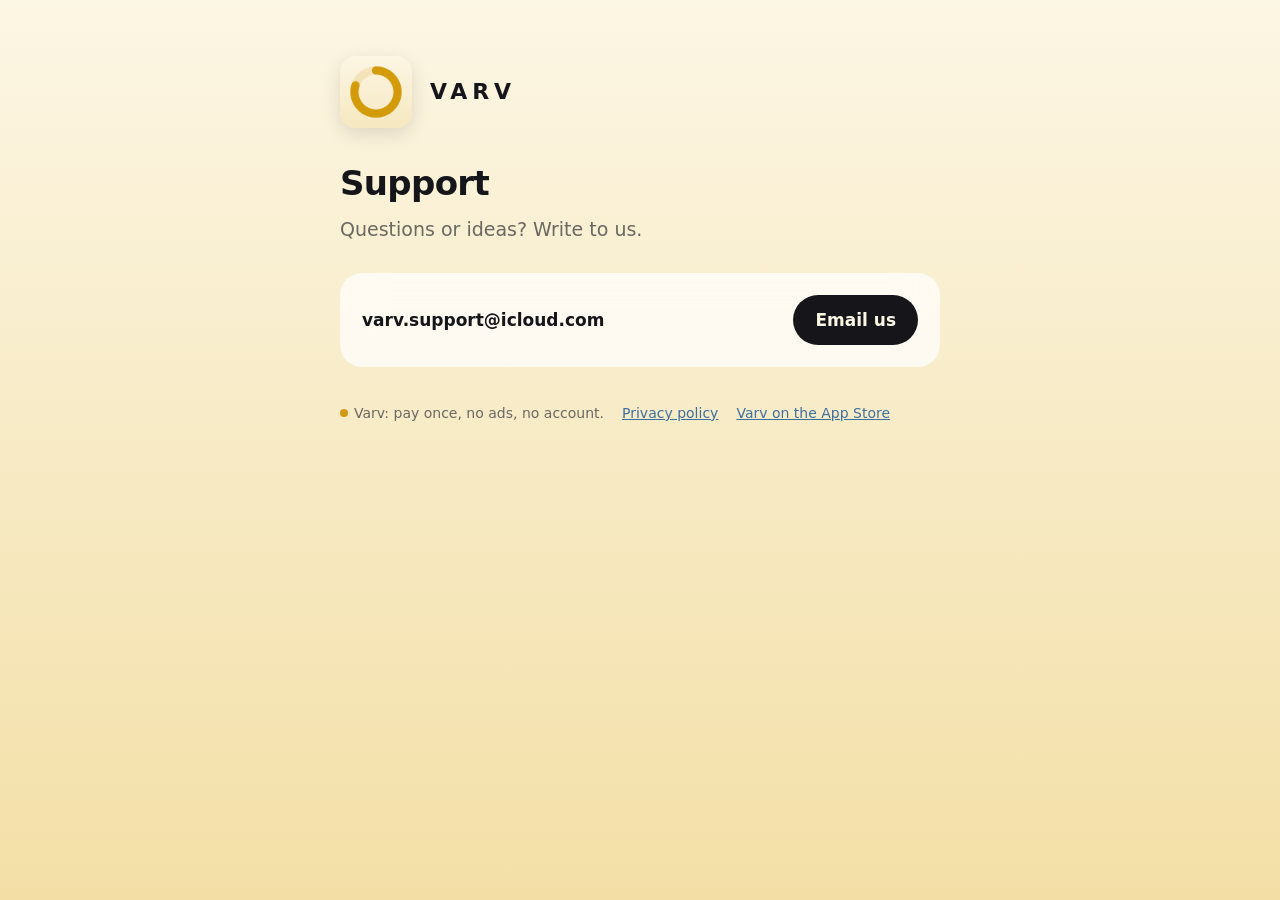
<file: index.html>
<!doctype html>
<html lang="en">
<head>
  <meta charset="utf-8">
  <meta name="viewport" content="width=device-width, initial-scale=1">
  <title>Varv Support</title>
  <meta name="description" content="Help and contact for Varv.">
  <meta name="apple-itunes-app" content="app-id=6823767550">
  <link rel="icon" href="icon.png">
  <link rel="apple-touch-icon" href="icon.png">
  <link rel="stylesheet" href="style.css">
</head>
<body>
<main>
  <header>
    <img class="icon-light" src="icon.png" alt="">
    <img class="icon-dark" src="icon-dark.png" alt="">
    <p class="wordmark">VARV</p>
  </header>

  <h1>Support</h1>
  <p class="lede">Questions or ideas? Write to us.</p>

  <section class="panel contact">
    <p><strong>varv.support@icloud.com</strong></p>
    <a class="button" href="mailto:varv.support@icloud.com?subject=Varv">Email us</a>
  </section>

  <footer>
    <span><span class="dot"></span>Varv: pay once, no ads, no account.</span>
    <a href="privacy.html">Privacy policy</a>
    <a href="https://apps.apple.com/app/id6823767550">Varv on the App Store</a>
  </footer>
</main>
</body>
</html>
</file>
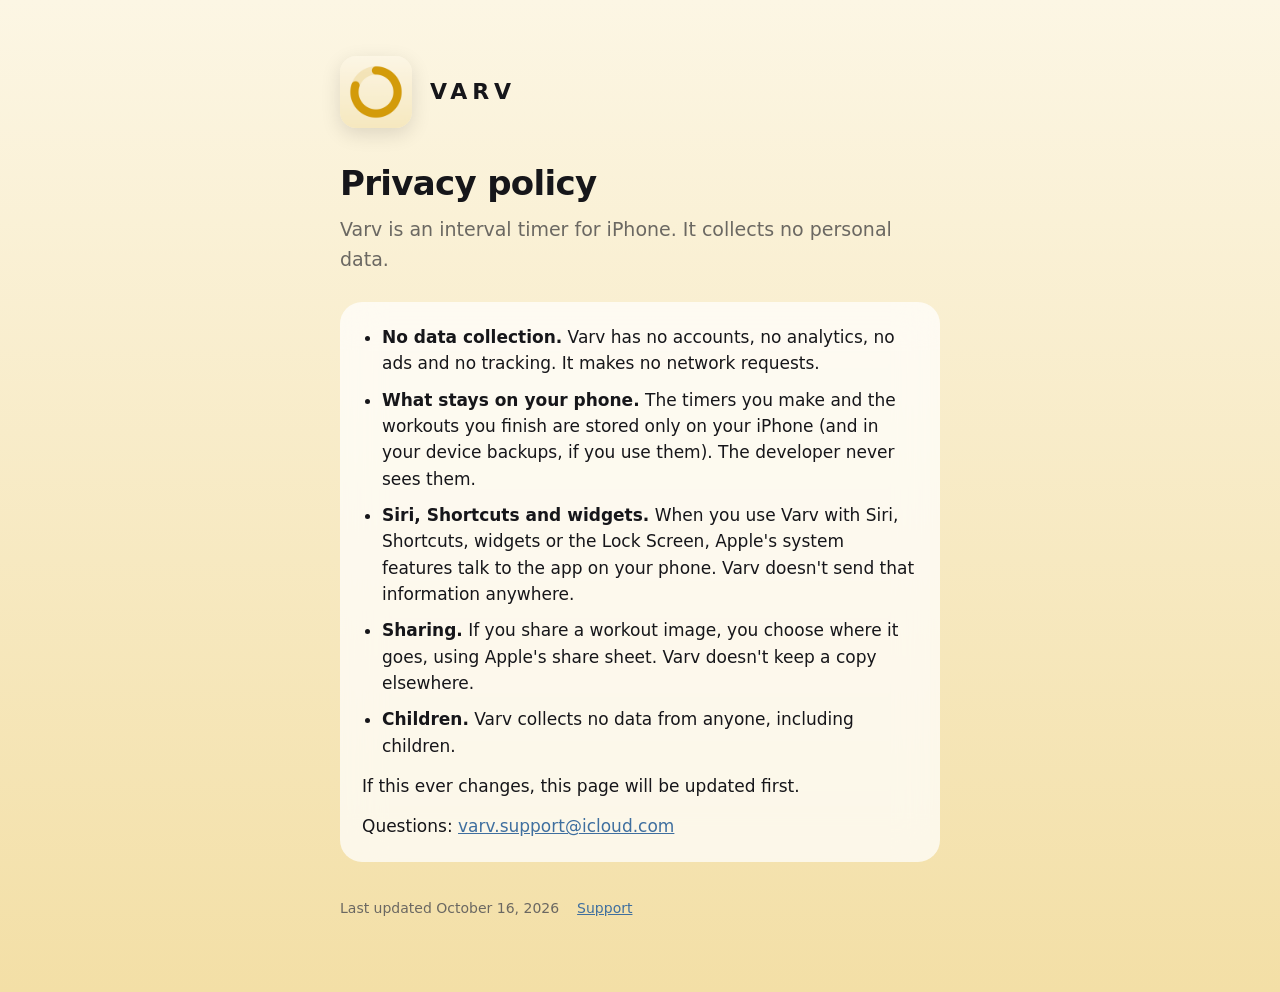
<file: privacy.html>
<!doctype html>
<html lang="en">
<head>
  <meta charset="utf-8">
  <meta name="viewport" content="width=device-width, initial-scale=1">
  <title>Varv Privacy Policy</title>
  <meta name="description" content="Varv collects no personal data.">
  <link rel="icon" href="icon.png">
  <link rel="apple-touch-icon" href="icon.png">
  <link rel="stylesheet" href="style.css">
</head>
<body>
<main>
  <header>
    <img class="icon-light" src="icon.png" alt="">
    <img class="icon-dark" src="icon-dark.png" alt="">
    <p class="wordmark">VARV</p>
  </header>

  <h1>Privacy policy</h1>
  <p class="lede">Varv is an interval timer for iPhone. It collects no personal data.</p>

  <section class="panel">
    <ul>
      <li><strong>No data collection.</strong> Varv has no accounts, no analytics, no ads and no tracking. It makes no network requests.</li>
      <li><strong>What stays on your phone.</strong> The timers you make and the workouts you finish are stored only on your iPhone (and in your device backups, if you use them). The developer never sees them.</li>
      <li><strong>Siri, Shortcuts and widgets.</strong> When you use Varv with Siri, Shortcuts, widgets or the Lock Screen, Apple's system features talk to the app on your phone. Varv doesn't send that information anywhere.</li>
      <li><strong>Sharing.</strong> If you share a workout image, you choose where it goes, using Apple's share sheet. Varv doesn't keep a copy elsewhere.</li>
      <li><strong>Children.</strong> Varv collects no data from anyone, including children.</li>
    </ul>
    <p>If this ever changes, this page will be updated first.</p>
    <p>Questions: <a href="mailto:varv.support@icloud.com">varv.support@icloud.com</a></p>
  </section>

  <footer>
    <span>Last updated October 16, 2026</span>
    <a href="index.html">Support</a>
  </footer>
</main>
</body>
</html>
</file>
<file: style.css>
/* Varv's support and privacy pages: the app's palette and rounded type. */
:root {
  --wash-top: #FCF6E4;
  --wash-bottom: #F3DFA6;
  --panel: rgba(255, 255, 255, 0.72);
  --ink: #16161A;
  --secondary: #6B6862;
  --mustard: #D29A12;
  --blue: #3F6F9F;
  --rule: rgba(22, 22, 26, 0.1);
}
@media (prefers-color-scheme: dark) {
  :root {
    --wash-top: #17150F;
    --wash-bottom: #2A2414;
    --panel: rgba(255, 255, 255, 0.06);
    --ink: #F4F2EE;
    --secondary: #A9A49A;
    --mustard: #E6B23A;
    --blue: #6A97CC;
    --rule: rgba(244, 242, 238, 0.12);
  }
}
* { box-sizing: border-box; }
/* The wash runs the whole page, top to bottom. */
html { -webkit-text-size-adjust: 100%; min-height: 100%;
  background: linear-gradient(var(--wash-top), var(--wash-bottom)); background-color: var(--wash-bottom); }
body {
  margin: 0;
  color: var(--ink);
  font: 17px/1.55 ui-rounded, "SF Pro Rounded", -apple-system, system-ui, "Helvetica Neue", sans-serif;
}
main { max-width: 640px; margin: 0 auto; padding: 56px 20px 72px; }
header { display: flex; align-items: center; gap: 18px; margin-bottom: 36px; }
header img { width: 72px; height: 72px; border-radius: 16px; box-shadow: 0 6px 20px rgba(0, 0, 0, 0.12); }
.icon-dark { display: none; }
@media (prefers-color-scheme: dark) {
  .icon-light { display: none; }
  .icon-dark { display: block; }
}
.wordmark { font-weight: 800; letter-spacing: 0.22em; font-size: 22px; margin: 0; }
h1 { font-size: 34px; line-height: 1.15; letter-spacing: -0.02em; margin: 0 0 12px; }
h2 { font-size: 20px; margin: 0 0 6px; }
p { margin: 0 0 14px; }
.lede { font-size: 19px; color: var(--secondary); margin-bottom: 28px; }
.panel { background: var(--panel); border-radius: 22px; padding: 22px 22px 8px; margin-bottom: 18px;
  backdrop-filter: blur(20px); -webkit-backdrop-filter: blur(20px); }
.contact { display: flex; flex-wrap: wrap; align-items: center; justify-content: space-between; gap: 12px; padding-bottom: 22px; }
.contact p { margin: 0; }
.button { display: inline-block; background: var(--ink); color: var(--wash-top); text-decoration: none;
  font-weight: 700; padding: 12px 22px; border-radius: 999px; }
ul { padding-left: 20px; margin: 0 0 14px; }
li { margin-bottom: 10px; }
a { color: var(--blue); }
footer { margin-top: 36px; color: var(--secondary); font-size: 14px; display: flex; gap: 18px; flex-wrap: wrap; }
.dot { display: inline-block; width: 8px; height: 8px; border-radius: 50%; background: var(--mustard); margin-right: 6px; vertical-align: 1px; }
</file>
